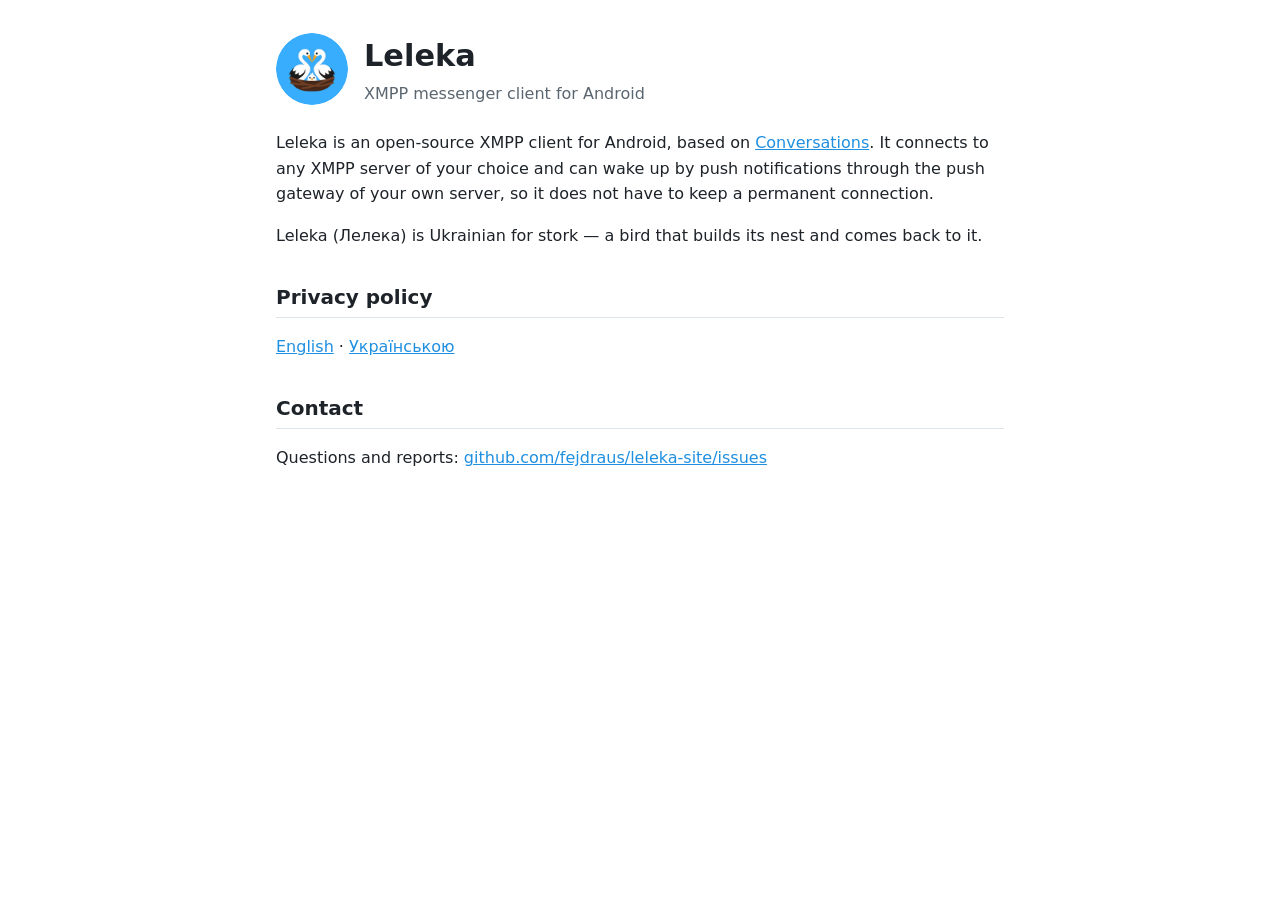
<file: index.html>
<!doctype html>
<html lang="en">
<head>
  <meta charset="utf-8">
  <meta name="viewport" content="width=device-width, initial-scale=1">
  <title>Leleka</title>
  <link rel="stylesheet" href="style.css">
</head>
<body>
<main>
  <header>
    <img src="leleka.png" alt="Leleka icon">
    <div>
      <h1>Leleka</h1>
      <div class="muted">XMPP messenger client for Android</div>
    </div>
  </header>

  <p>Leleka is an open-source XMPP client for Android, based on
    <a href="https://codeberg.org/iNPUTmice/Conversations">Conversations</a>.
    It connects to any XMPP server of your choice and can wake up by push notifications
    through the push gateway of your own server, so it does not have to keep a permanent connection.</p>

  <p>Leleka (Лелека) is Ukrainian for stork — a bird that builds its nest and comes back to it.</p>

  <h2>Privacy policy</h2>
  <p>
    <a href="privacy.html">English</a> ·
    <a href="privacy-uk.html">Українською</a>
  </p>

  <h2>Contact</h2>
  <p>Questions and reports: <a href="https://github.com/fejdraus/leleka-site/issues">github.com/fejdraus/leleka-site/issues</a></p>
</main>
</body>
</html>
</file>
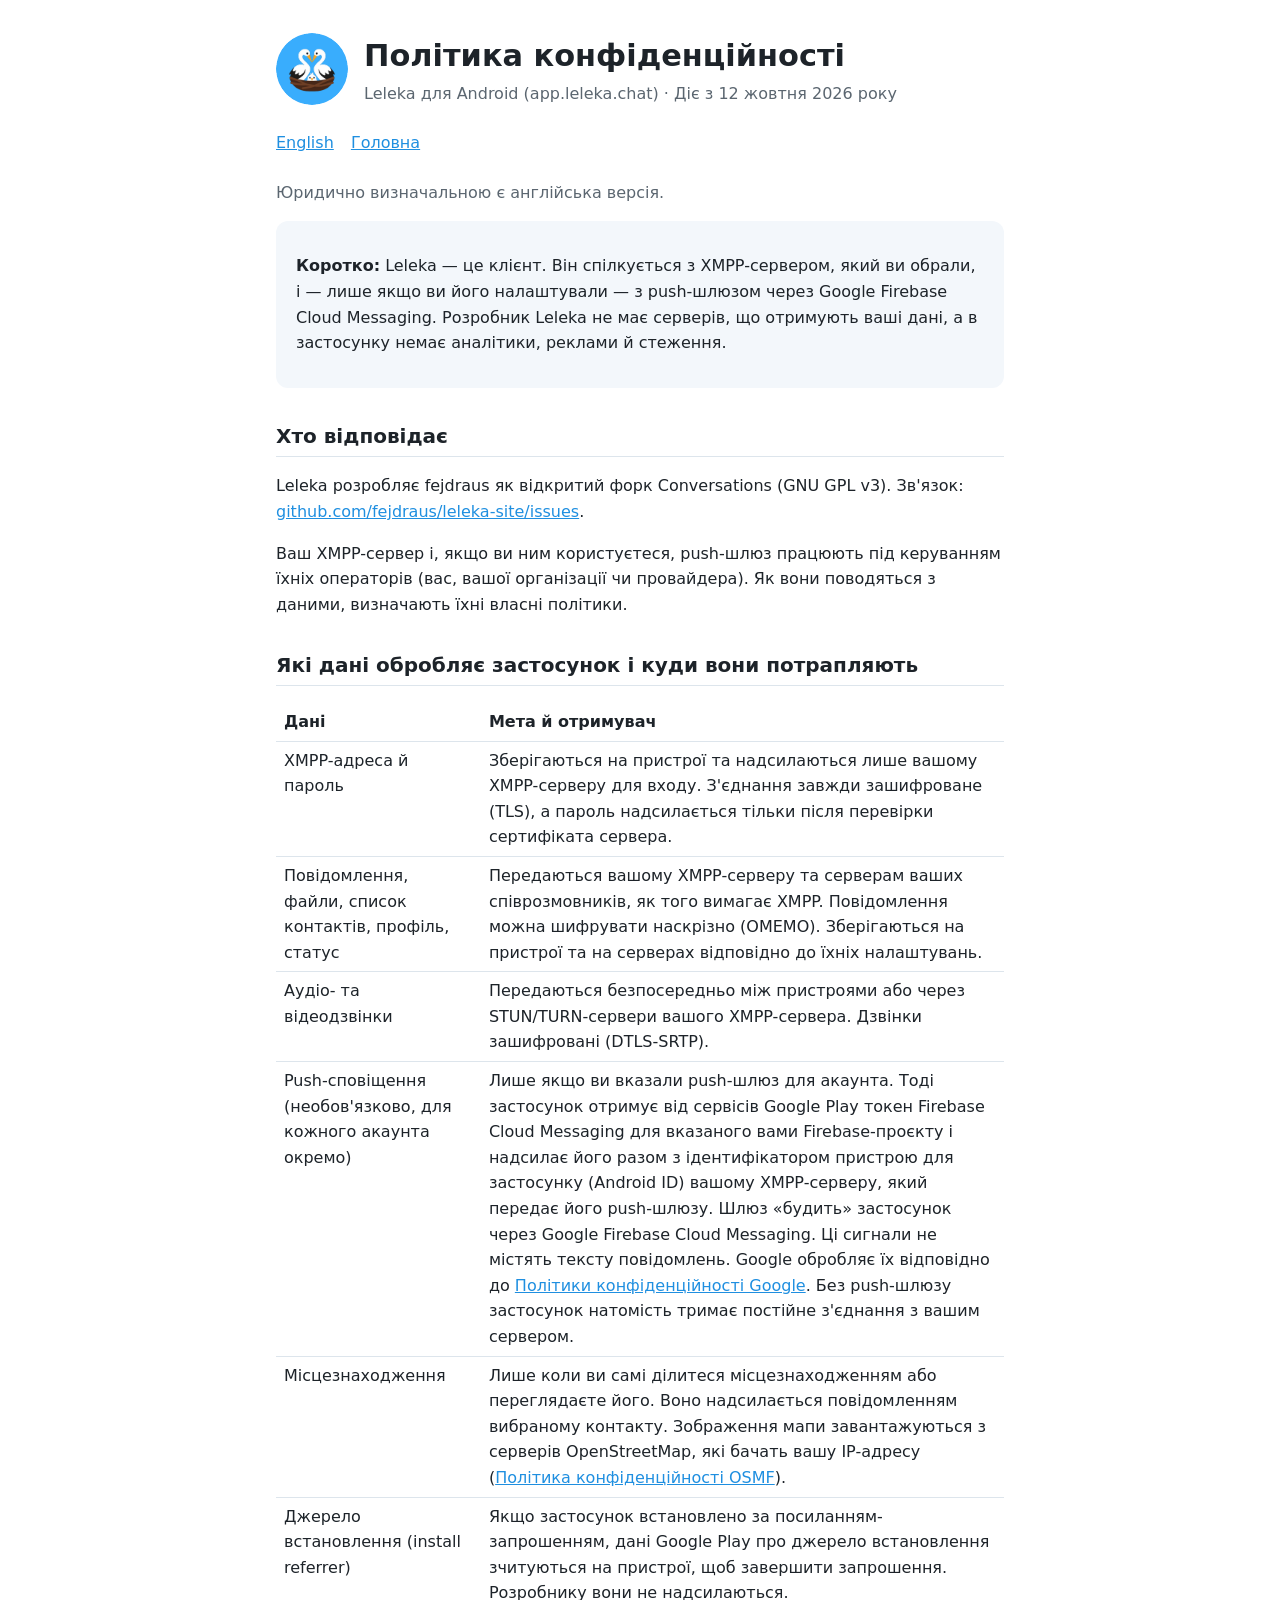
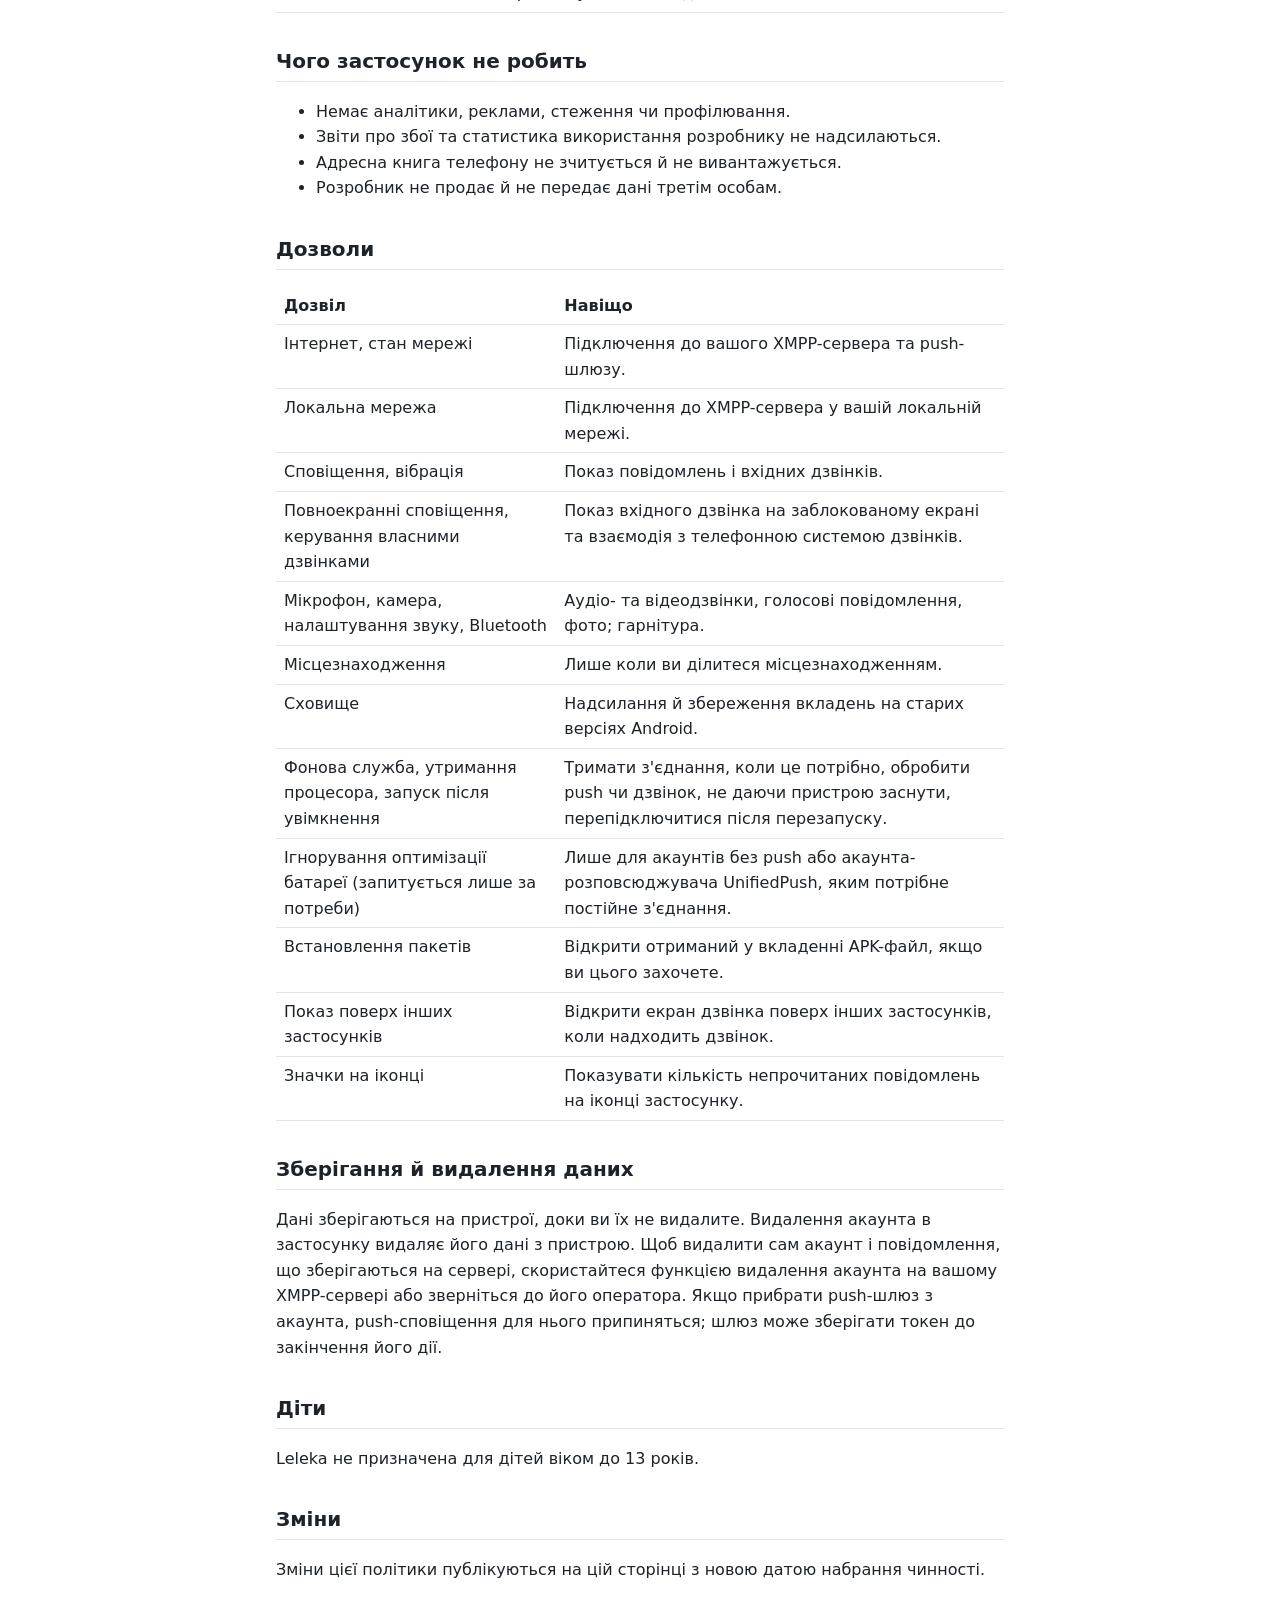
<file: privacy-uk.html>
<!doctype html>
<html lang="uk">
<head>
  <meta charset="utf-8">
  <meta name="viewport" content="width=device-width, initial-scale=1">
  <title>Leleka — Політика конфіденційності</title>
  <link rel="stylesheet" href="style.css">
</head>
<body>
<main>
  <header>
    <img src="leleka.png" alt="Значок Leleka">
    <div>
      <h1>Політика конфіденційності</h1>
      <div class="muted">Leleka для Android (app.leleka.chat) · Діє з 12 жовтня 2026 року</div>
    </div>
  </header>
  <p class="langs"><a href="privacy.html">English</a> <a href="index.html">Головна</a></p>
  <p class="muted">Юридично визначальною є англійська версія.</p>

  <div class="card">
    <p><strong>Коротко:</strong> Leleka — це клієнт. Він спілкується з XMPP-сервером, який ви обрали, і — лише якщо ви його
      налаштували — з push-шлюзом через Google Firebase Cloud Messaging. Розробник Leleka не має серверів, що отримують ваші
      дані, а в застосунку немає аналітики, реклами й стеження.</p>
  </div>

  <h2>Хто відповідає</h2>
  <p>Leleka розробляє fejdraus як відкритий форк Conversations (GNU GPL v3).
    Зв'язок: <a href="https://github.com/fejdraus/leleka-site/issues">github.com/fejdraus/leleka-site/issues</a>.</p>
  <p>Ваш XMPP-сервер і, якщо ви ним користуєтеся, push-шлюз працюють під керуванням їхніх операторів (вас, вашої організації
    чи провайдера). Як вони поводяться з даними, визначають їхні власні політики.</p>

  <h2>Які дані обробляє застосунок і куди вони потрапляють</h2>
  <table>
    <tr><th>Дані</th><th>Мета й отримувач</th></tr>
    <tr><td>XMPP-адреса й пароль</td>
      <td>Зберігаються на пристрої та надсилаються лише вашому XMPP-серверу для входу. З'єднання завжди зашифроване (TLS),
        а пароль надсилається тільки після перевірки сертифіката сервера.</td></tr>
    <tr><td>Повідомлення, файли, список контактів, профіль, статус</td>
      <td>Передаються вашому XMPP-серверу та серверам ваших співрозмовників, як того вимагає XMPP. Повідомлення можна шифрувати
        наскрізно (OMEMO). Зберігаються на пристрої та на серверах відповідно до їхніх налаштувань.</td></tr>
    <tr><td>Аудіо- та відеодзвінки</td>
      <td>Передаються безпосередньо між пристроями або через STUN/TURN-сервери вашого XMPP-сервера. Дзвінки зашифровані
        (DTLS-SRTP).</td></tr>
    <tr><td>Push-сповіщення (необов'язково, для кожного акаунта окремо)</td>
      <td>Лише якщо ви вказали push-шлюз для акаунта. Тоді застосунок отримує від сервісів Google Play токен Firebase Cloud
        Messaging для вказаного вами Firebase-проєкту і надсилає його разом з ідентифікатором пристрою для застосунку
        (Android ID) вашому XMPP-серверу, який передає його push-шлюзу. Шлюз «будить» застосунок через Google Firebase Cloud
        Messaging. Ці сигнали не містять тексту повідомлень. Google обробляє їх відповідно до
        <a href="https://policies.google.com/privacy">Політики конфіденційності Google</a>. Без push-шлюзу застосунок натомість
        тримає постійне з'єднання з вашим сервером.</td></tr>
    <tr><td>Місцезнаходження</td>
      <td>Лише коли ви самі ділитеся місцезнаходженням або переглядаєте його. Воно надсилається повідомленням вибраному
        контакту. Зображення мапи завантажуються з серверів OpenStreetMap, які бачать вашу IP-адресу
        (<a href="https://osmfoundation.org/wiki/Privacy_Policy">Політика конфіденційності OSMF</a>).</td></tr>
    <tr><td>Джерело встановлення (install referrer)</td>
      <td>Якщо застосунок встановлено за посиланням-запрошенням, дані Google Play про джерело встановлення зчитуються на
        пристрої, щоб завершити запрошення. Розробнику вони не надсилаються.</td></tr>
  </table>

  <h2>Чого застосунок не робить</h2>
  <ul>
    <li>Немає аналітики, реклами, стеження чи профілювання.</li>
    <li>Звіти про збої та статистика використання розробнику не надсилаються.</li>
    <li>Адресна книга телефону не зчитується й не вивантажується.</li>
    <li>Розробник не продає й не передає дані третім особам.</li>
  </ul>

  <h2>Дозволи</h2>
  <table>
    <tr><th>Дозвіл</th><th>Навіщо</th></tr>
    <tr><td>Інтернет, стан мережі</td><td>Підключення до вашого XMPP-сервера та push-шлюзу.</td></tr>
    <tr><td>Локальна мережа</td><td>Підключення до XMPP-сервера у вашій локальній мережі.</td></tr>
    <tr><td>Сповіщення, вібрація</td><td>Показ повідомлень і вхідних дзвінків.</td></tr>
    <tr><td>Повноекранні сповіщення, керування власними дзвінками</td><td>Показ вхідного дзвінка на заблокованому екрані та взаємодія з телефонною системою дзвінків.</td></tr>
    <tr><td>Мікрофон, камера, налаштування звуку, Bluetooth</td><td>Аудіо- та відеодзвінки, голосові повідомлення, фото; гарнітура.</td></tr>
    <tr><td>Місцезнаходження</td><td>Лише коли ви ділитеся місцезнаходженням.</td></tr>
    <tr><td>Сховище</td><td>Надсилання й збереження вкладень на старих версіях Android.</td></tr>
    <tr><td>Фонова служба, утримання процесора, запуск після увімкнення</td><td>Тримати з'єднання, коли це потрібно, обробити push чи дзвінок, не даючи пристрою заснути, перепідключитися після перезапуску.</td></tr>
    <tr><td>Ігнорування оптимізації батареї (запитується лише за потреби)</td><td>Лише для акаунтів без push або акаунта-розповсюджувача UnifiedPush, яким потрібне постійне з'єднання.</td></tr>
    <tr><td>Встановлення пакетів</td><td>Відкрити отриманий у вкладенні APK-файл, якщо ви цього захочете.</td></tr>
    <tr><td>Показ поверх інших застосунків</td><td>Відкрити екран дзвінка поверх інших застосунків, коли надходить дзвінок.</td></tr>
    <tr><td>Значки на іконці</td><td>Показувати кількість непрочитаних повідомлень на іконці застосунку.</td></tr>
  </table>

  <h2>Зберігання й видалення даних</h2>
  <p>Дані зберігаються на пристрої, доки ви їх не видалите. Видалення акаунта в застосунку видаляє його дані з пристрою.
    Щоб видалити сам акаунт і повідомлення, що зберігаються на сервері, скористайтеся функцією видалення акаунта на вашому
    XMPP-сервері або зверніться до його оператора. Якщо прибрати push-шлюз з акаунта, push-сповіщення для нього припиняться;
    шлюз може зберігати токен до закінчення його дії.</p>

  <h2>Діти</h2>
  <p>Leleka не призначена для дітей віком до 13 років.</p>

  <h2>Зміни</h2>
  <p>Зміни цієї політики публікуються на цій сторінці з новою датою набрання чинності.</p>
</main>
</body>
</html>
</file>
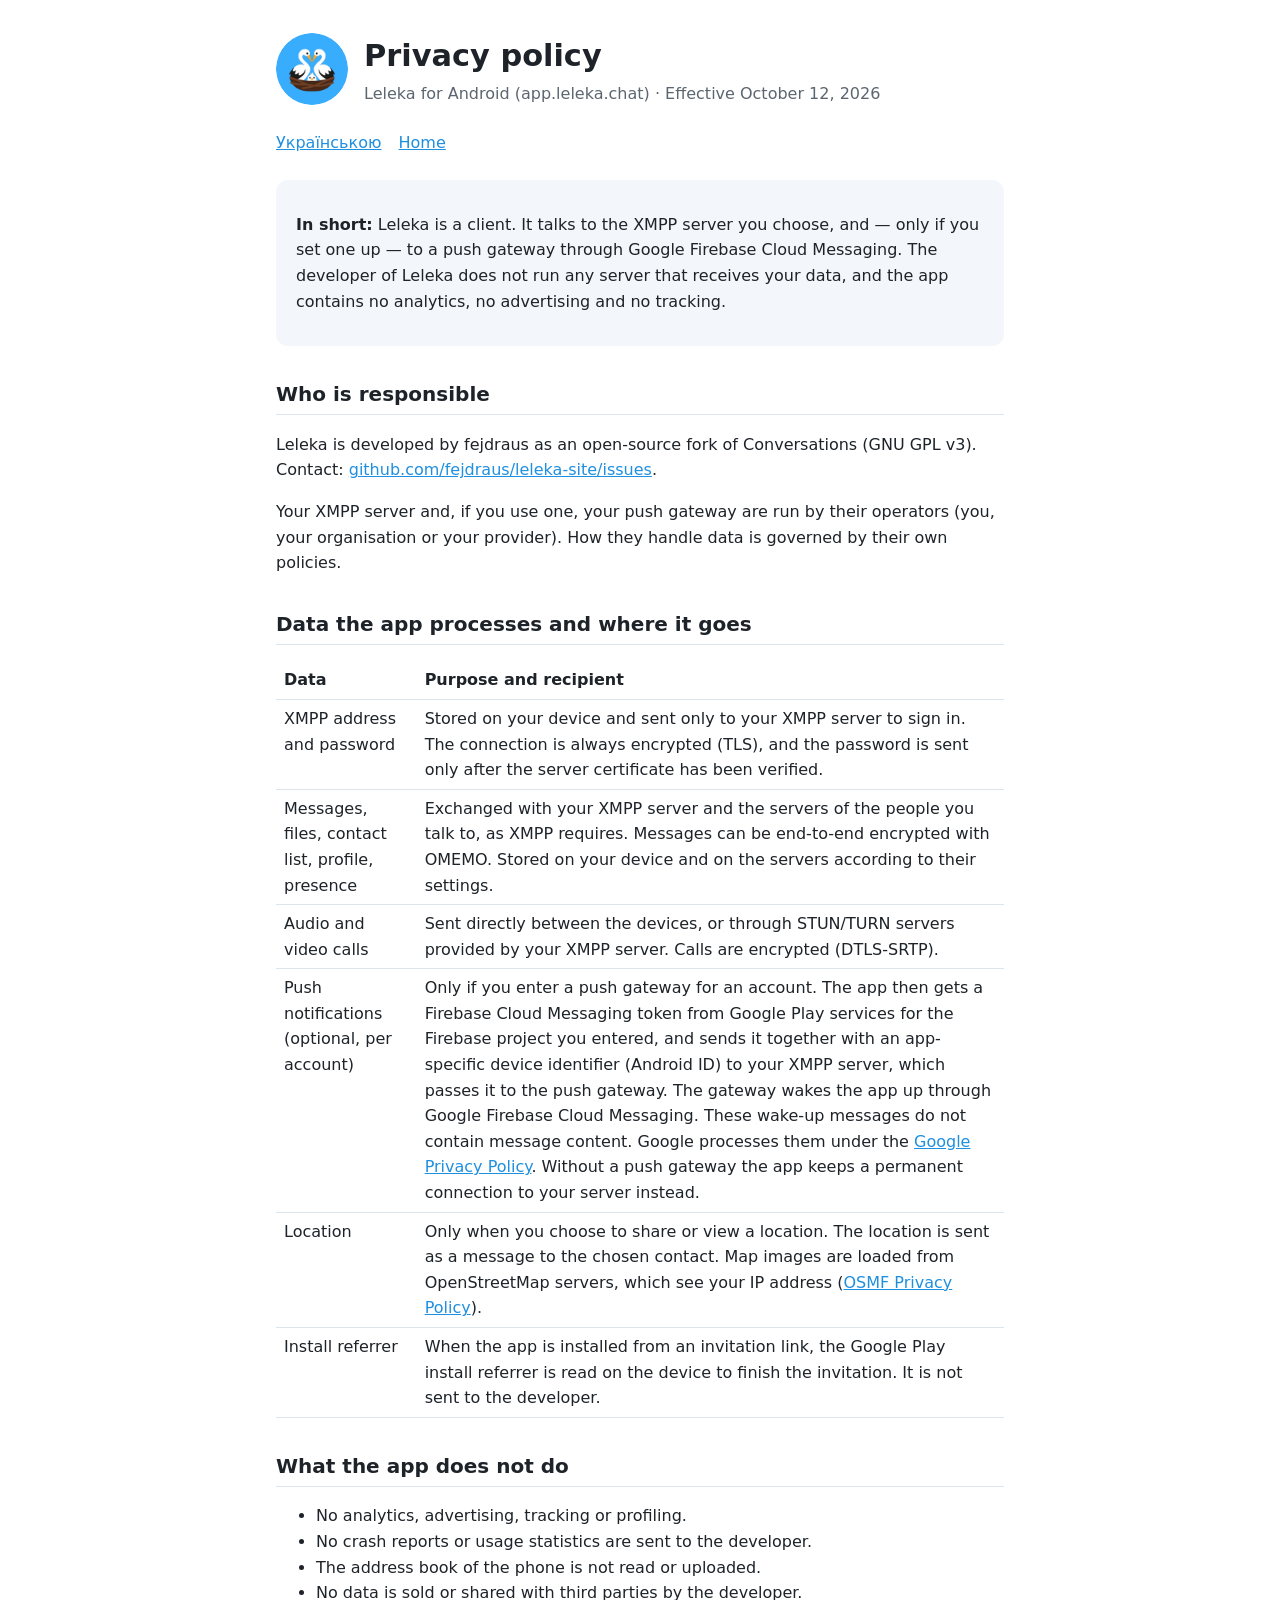
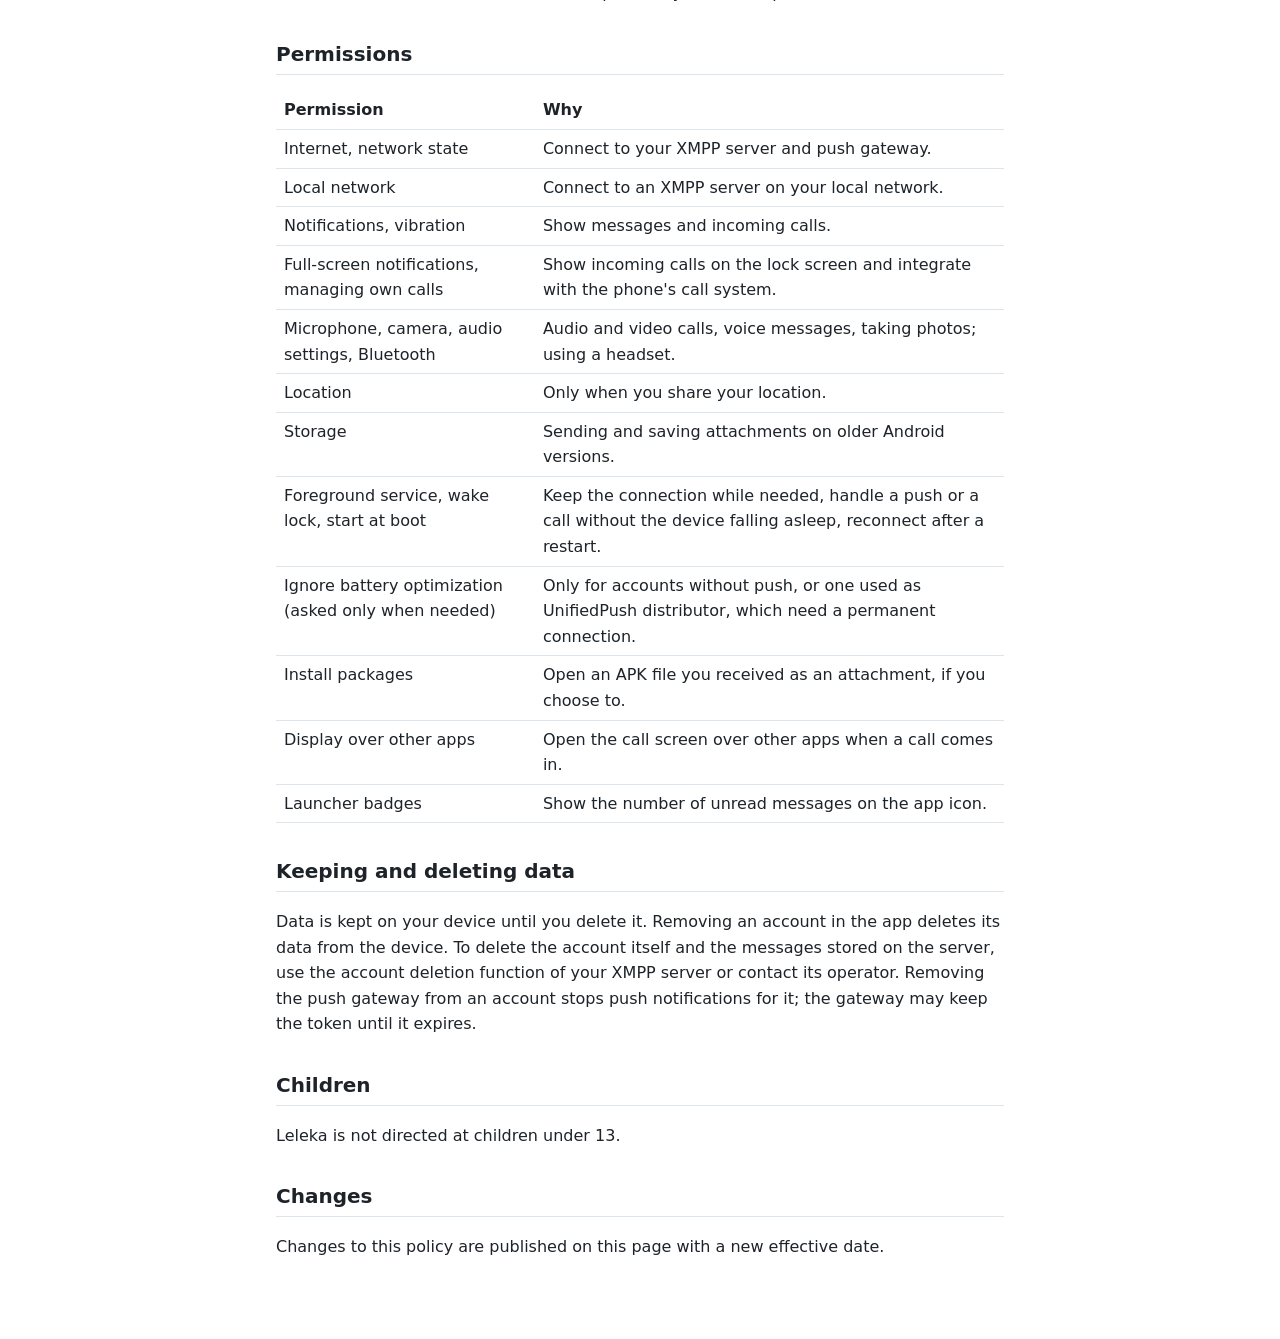
<file: privacy.html>
<!doctype html>
<html lang="en">
<head>
  <meta charset="utf-8">
  <meta name="viewport" content="width=device-width, initial-scale=1">
  <title>Leleka — Privacy policy</title>
  <link rel="stylesheet" href="style.css">
</head>
<body>
<main>
  <header>
    <img src="leleka.png" alt="Leleka icon">
    <div>
      <h1>Privacy policy</h1>
      <div class="muted">Leleka for Android (app.leleka.chat) · Effective October 12, 2026</div>
    </div>
  </header>
  <p class="langs"><a href="privacy-uk.html">Українською</a> <a href="index.html">Home</a></p>

  <div class="card">
    <p><strong>In short:</strong> Leleka is a client. It talks to the XMPP server you choose, and — only if you set one up —
      to a push gateway through Google Firebase Cloud Messaging. The developer of Leleka does not run any server that receives
      your data, and the app contains no analytics, no advertising and no tracking.</p>
  </div>

  <h2>Who is responsible</h2>
  <p>Leleka is developed by fejdraus as an open-source fork of Conversations (GNU GPL v3).
    Contact: <a href="https://github.com/fejdraus/leleka-site/issues">github.com/fejdraus/leleka-site/issues</a>.</p>
  <p>Your XMPP server and, if you use one, your push gateway are run by their operators (you, your organisation or your
    provider). How they handle data is governed by their own policies.</p>

  <h2>Data the app processes and where it goes</h2>
  <table>
    <tr><th>Data</th><th>Purpose and recipient</th></tr>
    <tr><td>XMPP address and password</td>
      <td>Stored on your device and sent only to your XMPP server to sign in. The connection is always encrypted (TLS), and
        the password is sent only after the server certificate has been verified.</td></tr>
    <tr><td>Messages, files, contact list, profile, presence</td>
      <td>Exchanged with your XMPP server and the servers of the people you talk to, as XMPP requires. Messages can be
        end-to-end encrypted with OMEMO. Stored on your device and on the servers according to their settings.</td></tr>
    <tr><td>Audio and video calls</td>
      <td>Sent directly between the devices, or through STUN/TURN servers provided by your XMPP server. Calls are encrypted
        (DTLS-SRTP).</td></tr>
    <tr><td>Push notifications (optional, per account)</td>
      <td>Only if you enter a push gateway for an account. The app then gets a Firebase Cloud Messaging token from Google Play
        services for the Firebase project you entered, and sends it together with an app-specific device identifier (Android ID)
        to your XMPP server, which passes it to the push gateway. The gateway wakes the app up through Google Firebase Cloud
        Messaging. These wake-up messages do not contain message content. Google processes them under the
        <a href="https://policies.google.com/privacy">Google Privacy Policy</a>. Without a push gateway the app keeps a
        permanent connection to your server instead.</td></tr>
    <tr><td>Location</td>
      <td>Only when you choose to share or view a location. The location is sent as a message to the chosen contact. Map
        images are loaded from OpenStreetMap servers, which see your IP address
        (<a href="https://osmfoundation.org/wiki/Privacy_Policy">OSMF Privacy Policy</a>).</td></tr>
    <tr><td>Install referrer</td>
      <td>When the app is installed from an invitation link, the Google Play install referrer is read on the device to finish the
        invitation. It is not sent to the developer.</td></tr>
  </table>

  <h2>What the app does not do</h2>
  <ul>
    <li>No analytics, advertising, tracking or profiling.</li>
    <li>No crash reports or usage statistics are sent to the developer.</li>
    <li>The address book of the phone is not read or uploaded.</li>
    <li>No data is sold or shared with third parties by the developer.</li>
  </ul>

  <h2>Permissions</h2>
  <table>
    <tr><th>Permission</th><th>Why</th></tr>
    <tr><td>Internet, network state</td><td>Connect to your XMPP server and push gateway.</td></tr>
    <tr><td>Local network</td><td>Connect to an XMPP server on your local network.</td></tr>
    <tr><td>Notifications, vibration</td><td>Show messages and incoming calls.</td></tr>
    <tr><td>Full-screen notifications, managing own calls</td><td>Show incoming calls on the lock screen and integrate with the phone's call system.</td></tr>
    <tr><td>Microphone, camera, audio settings, Bluetooth</td><td>Audio and video calls, voice messages, taking photos; using a headset.</td></tr>
    <tr><td>Location</td><td>Only when you share your location.</td></tr>
    <tr><td>Storage</td><td>Sending and saving attachments on older Android versions.</td></tr>
    <tr><td>Foreground service, wake lock, start at boot</td><td>Keep the connection while needed, handle a push or a call without the device falling asleep, reconnect after a restart.</td></tr>
    <tr><td>Ignore battery optimization (asked only when needed)</td><td>Only for accounts without push, or one used as UnifiedPush distributor, which need a permanent connection.</td></tr>
    <tr><td>Install packages</td><td>Open an APK file you received as an attachment, if you choose to.</td></tr>
    <tr><td>Display over other apps</td><td>Open the call screen over other apps when a call comes in.</td></tr>
    <tr><td>Launcher badges</td><td>Show the number of unread messages on the app icon.</td></tr>
  </table>

  <h2>Keeping and deleting data</h2>
  <p>Data is kept on your device until you delete it. Removing an account in the app deletes its data from the device.
    To delete the account itself and the messages stored on the server, use the account deletion function of your XMPP
    server or contact its operator. Removing the push gateway from an account stops push notifications for it; the gateway
    may keep the token until it expires.</p>

  <h2>Children</h2>
  <p>Leleka is not directed at children under 13.</p>

  <h2>Changes</h2>
  <p>Changes to this policy are published on this page with a new effective date.</p>
</main>
</body>
</html>
</file>
<file: style.css>
:root {
  --bg: #ffffff;
  --fg: #1d2329;
  --muted: #5b6670;
  --accent: #1f8fe0;
  --card: #f3f7fb;
  --line: #dde5ec;
}
@media (prefers-color-scheme: dark) {
  :root {
    --bg: #14181c;
    --fg: #e6ebef;
    --muted: #9aa7b1;
    --accent: #5cb8ff;
    --card: #1c2228;
    --line: #2a333b;
  }
}
* { box-sizing: border-box; }
body {
  margin: 0;
  background: var(--bg);
  color: var(--fg);
  font: 16px/1.6 system-ui, -apple-system, "Segoe UI", Roboto, sans-serif;
}
main { max-width: 760px; margin: 0 auto; padding: 32px 16px 64px; }
header { display: flex; align-items: center; gap: 16px; margin-bottom: 24px; }
header img { width: 72px; height: 72px; border-radius: 50%; }
h1 { margin: 0; font-size: 1.9rem; }
h2 { margin-top: 2rem; font-size: 1.25rem; border-bottom: 1px solid var(--line); padding-bottom: 4px; }
a { color: var(--accent); }
.muted { color: var(--muted); }
.langs { margin: 0 0 24px; }
.langs a { margin-right: 12px; }
.card { background: var(--card); border-radius: 12px; padding: 16px 20px; }
table { border-collapse: collapse; width: 100%; }
td, th { text-align: left; vertical-align: top; padding: 6px 8px; border-bottom: 1px solid var(--line); }
code { font-size: 0.9em; }
</file>
